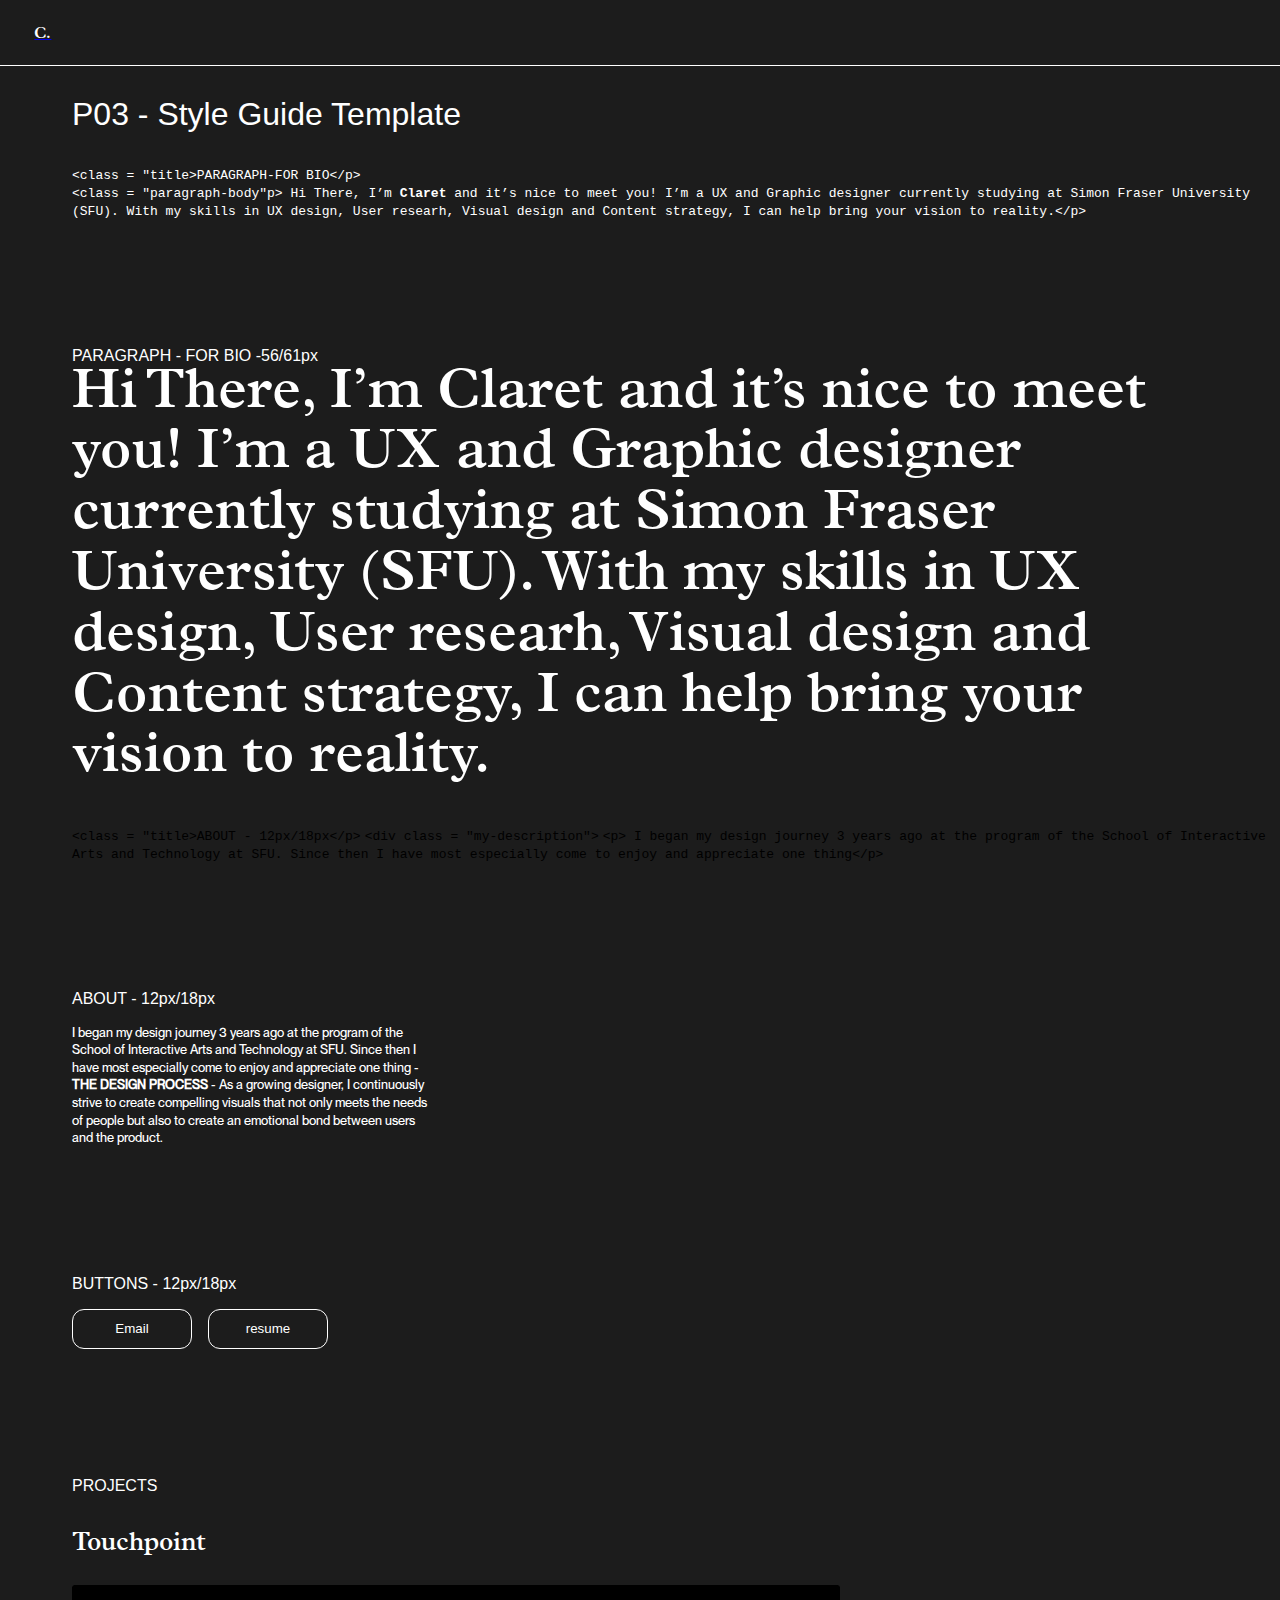
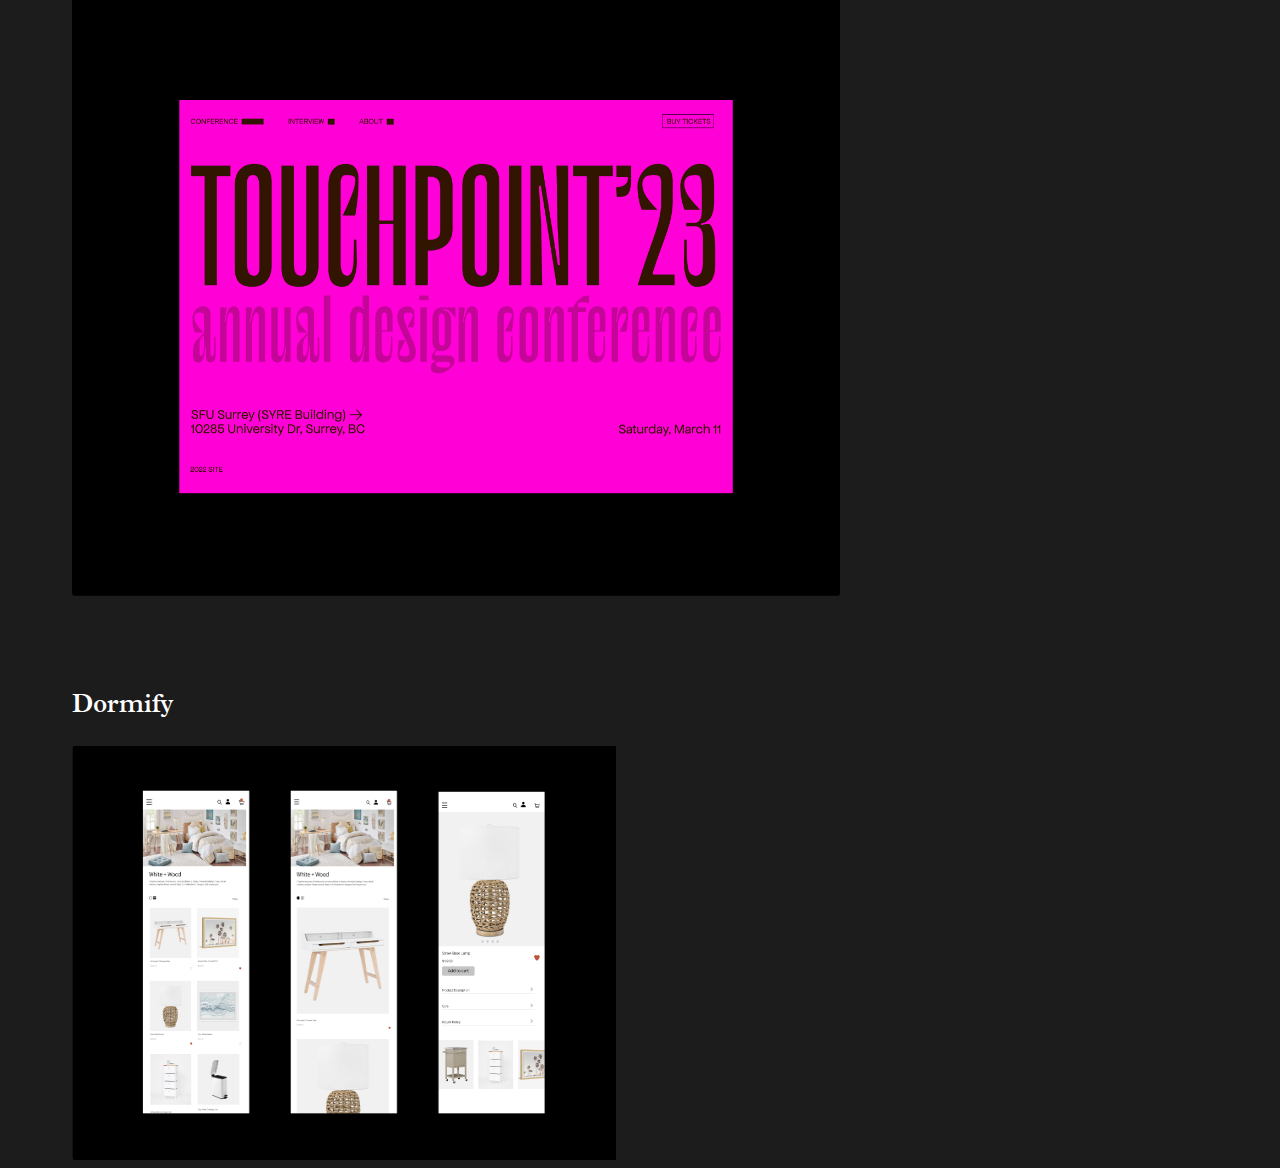
<file: index.html>
<!DOCTYPE html>
<html lang="en">

<head>

    <meta charset="utf-8">
    <meta name="viewport" content="width=device-width, initial-scale=1.0">

    <title>Portfolio style guide</title>

    <!-- css files -->
    <link rel="stylesheet" href="css/main.css">
    <link rel="stylesheet" href="css/fonts.css">
    <link rel="stylesheet" href="css/flexbox.css">

</head>

<body>

    <header>
        <nav class="nav3">
            <div class="wrapper-nav">
                <div class="logo">
                    <a href="main.html" class="logo-link2">
                        <h4 class="logo-c">C.</h4>
                    </a>
                </div>
            </div>
        </nav>

        <section class="wrapper">
            <p class="template-title">P03 - Style Guide Template</p>
        </section>

    </header>

    <section class="wrapper">
        <div class="intro">

            <code class="code-text">&lt;class = "title&gtPARAGRAPH-FOR BIO&lt;/p&gt;</code>
            <br>
            <code
                class="code-text">&lt;class = "paragraph-body"p&gt; Hi There, I’m <b>Claret</b> and it’s nice to meet you! I’m a UX and Graphic
                designer currently studying at Simon Fraser University (SFU). With my skills in UX design, User researh, Visual design and Content strategy, I can help bring your vision to reality.&lt;/p&gt;</code>

            <p class="title">PARAGRAPH - FOR BIO -56/61px </p>
            <h1 class="paragraph-body">
                Hi There, I’m <b>Claret</b> and it’s nice to meet you! I’m a UX and Graphic
                designer currently studying at Simon Fraser University (SFU). With my skills in UX design, User researh,
                Visual design and Content strategy, I can help bring your vision to reality.</h1>

        </div>
    </section>

    <section class="wrapper">
        <div class="about1">
            <code>&lt;class = "title&gt;ABOUT - 12px/18px&lt;/p&gt;</code>
            <code>&lt;div class = "my-description"&gt;</code>
            <code>&lt;p&gt; I began my design journey 3 years ago at the program of the School of Interactive Arts and
                Technology at
                SFU. Since then I have most especially come to enjoy and appreciate one thing&lt;/p&gt;</code>

            <p class="title">ABOUT - 12px/18px</p>
            <div class="my-description">


                <p> I began my design journey 3 years ago at the program of the School of Interactive Arts and
                    Technology at
                    SFU. Since then I have most especially come to enjoy and appreciate one thing - <b>THE DESIGN
                        PROCESS</b> - As
                    a growing designer, I continuously strive to create compelling visuals that not only meets the needs
                    of
                    people but also to create an emotional bond between users and the product.</p>
            </div>
        </div>
    </section>

    <section class="wrapper">
        <div class="buttons">
            <p class="title">BUTTONS - 12px/18px</p>
            <div class="me">
                <a href="mailto:cea29@sfu.ca"><input type="button" value="Email" class="email_btn"></a>
                <a href="img/Resume-tp.pdf"><input type="button" value="resume" class="resume_btn"></a>
            </div>
        </div>
    </section>


    <section class="wrapper">
        <div class="projects">
            <p class="title">PROJECTS</p>
            <div class="container">
                <div class="project-tp">
                    <h3 class="tp-heading">Touchpoint</h3>
                    <a href="touchpoint.html"><img src="img/touchpoint-p.png" class="tp-img"></a>
                </div>
                <!-- end of project-dormify -->
                <!-- beginning of posters -->
                <div class="project-dormify">
                    <h3 class="dormify-heading">Dormify</h3>
                    <a href="dormify.html"><img src="img/drm.png" class="dormify-img"></a>
                </div>
            </div>
        </div>
    </section>
</body>
</file>
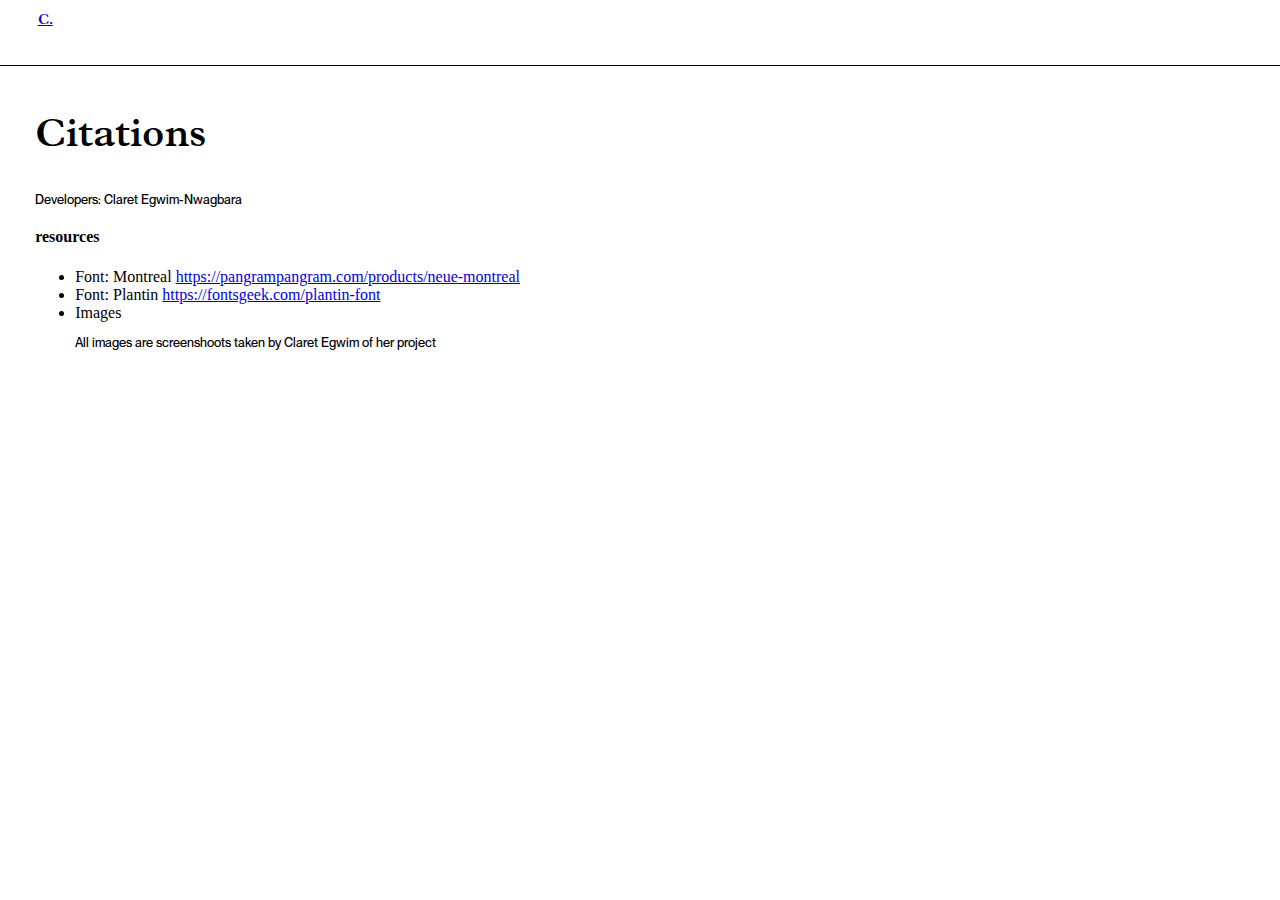
<file: citation.html>
<!DOCTYPE html>
<html lang="en">

<head>

    <meta charset="utf-8">
    <meta name="viewport" content="width=device-width, initial-scale=1.0">

    <title>Portfolio style guide</title>

    <!-- css files -->
    <link rel="stylesheet" href="css/style.css">
    <link rel="stylesheet" href="css/fonts.css">
    <link rel="stylesheet" href="css/flexbox2.css">

</head>

<header>
    <nav class="nav3">
        <div class="wrapper-nav">
            <div class="logo">
                <a href="main.html" class="logo-link2">
                    <h4 class="logo-c">C.</h4>
                </a>
            </div>

            <div class="style">
                <a href="index.html">
                    <h4 class="guide-color">Style guide</h4>
                </a>
            </div>
        </div>

    </nav>
</header>


<div class="wrapper">
    <h2 class="citations">Citations</h2>
    <p> Developers: Claret Egwim-Nwagbara</p>

    <h4>resources</h4>
    <ul>
        <li> Font: Montreal
            <a href="https://pangrampangram.com/products/neue-montreal">
                https://pangrampangram.com/products/neue-montreal
            </a>
        </li>

        <li> Font: Plantin
            <a href="https://fontsgeek.com/plantin-font">
                https://fontsgeek.com/plantin-font
            </a>
        </li>

        <li> Images
            <p>All images are screenshoots taken by Claret Egwim of her project</p>
        </li>
</div>
</file>
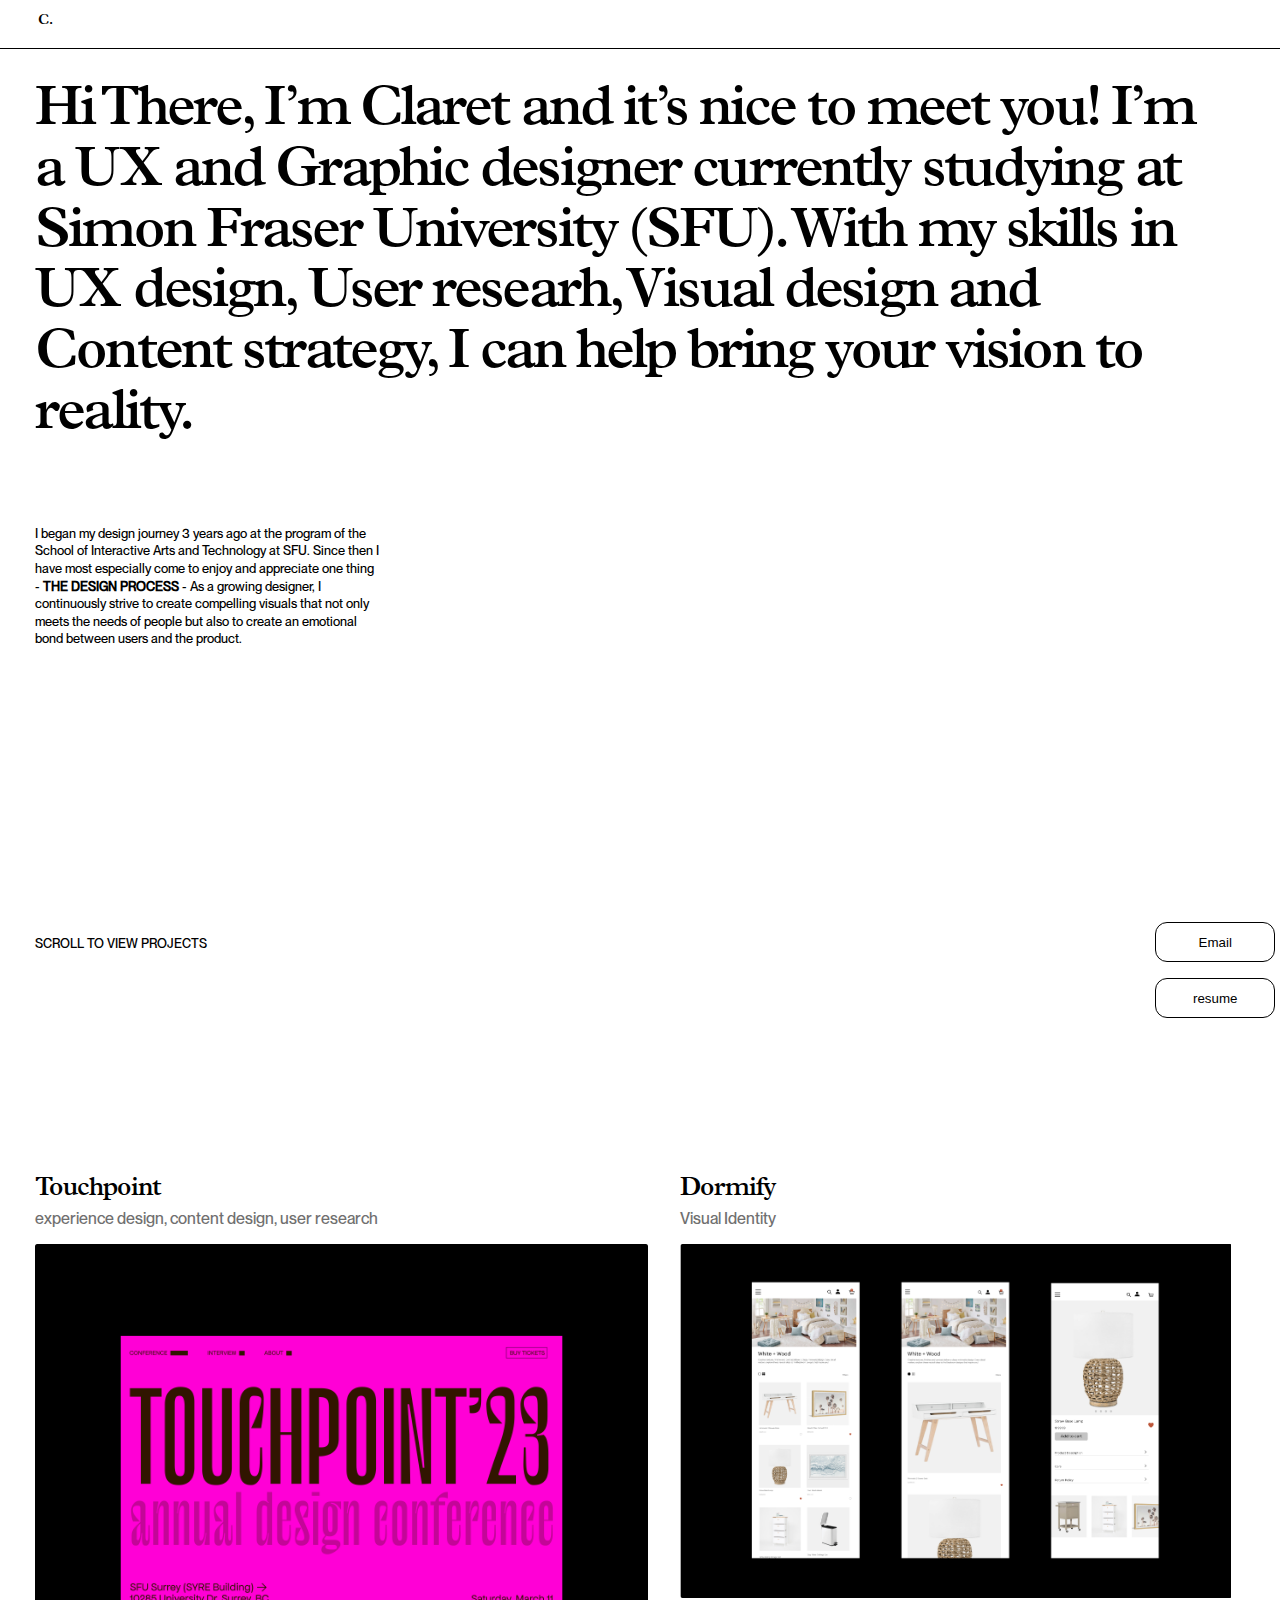
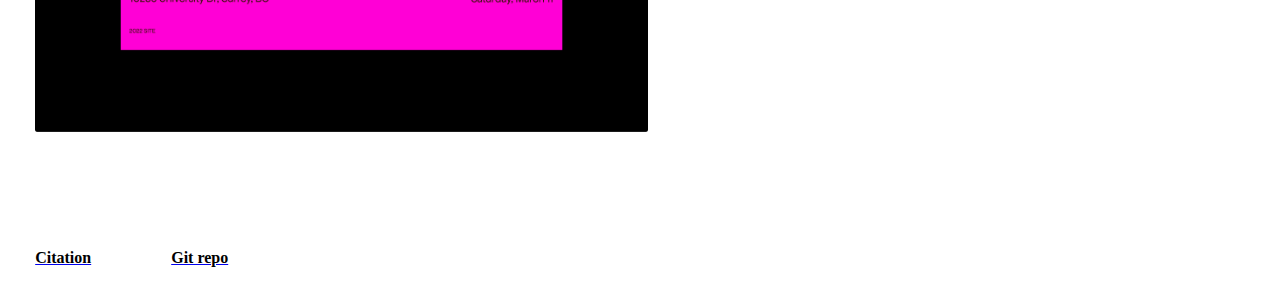
<file: main.html>
<!DOCTYPE html>
<html lang="en">

<head>

    <meta charset="utf-8">
    <meta name="viewport" content="width=device-width, initial-scale=1.0">

    <title>Portfolio style guide</title>

    <!-- css files -->
    <link rel="stylesheet" href="css/style.css">
    <link rel="stylesheet" href="css/fonts.css">
    <link rel="stylesheet" href="css/flexbox2.css">

</head>

<body>

    <header>
        <nav class="wrapper-nav">
            <div class="logo">
                <h4>C.</h4>
            </div>

            <div class="style">
                <a href="index.html">
                    <h4 class="guide-color">Style guide</h4>
                </a>
            </div>

        </nav>


    </header>

    <!-- Header introducing me -->
    <section class="wrapper">
        <div class="my-bio">
            <h1 class="bio-heading">
                Hi There, I’m <b>Claret</b> and it’s nice to meet you! I’m a UX and Graphic
                designer currently studying at Simon Fraser University (SFU). With my skills in UX design, User researh,
                Visual design and Content strategy, I can help bring your vision to reality.
            </h1>
        </div>
    </section>
    <!-- end of header introducing me -->


    <!-- body about me -->
    <section class="wrapper">
        <div class="info">
            <div class="my-description">
                <p> I began my design journey 3 years ago at the program of the School of Interactive Arts and
                    Technology at
                    SFU. Since then I have most especially come to enjoy and appreciate one thing - <b>THE DESIGN
                        PROCESS</b> - As
                    a growing designer, I continuously strive to create compelling visuals that not only meets the needs
                    of
                    people but also to create an emotional bond between users and the product.</p>
            </div>
        </div>
    </section>
    <!-- end of body about me -->

    <!-- Bottom cotent -->
    <section class="wrapper">
        <div class="buttom">

            <div class="scroll-to">
                <p>SCROLL TO VIEW PROJECTS</p>
            </div>

            <div class="me">
                <a href="mailto:cea29@sfu.ca"><input type="button" value="Email" class="email_btn"></a>
                <a href="img/Resume-tp.pdf"><input type="button" value="resume" class="resume_btn"></a>
            </div>
        </div>
    </section>
    <!-- end of bottom content -->


    <section class="wrapper">
        <div class="container">
            <div class="project-tp">
                <h3 class="tp-heading">Touchpoint</h3>
                <p class="tp-logline">experience design, content design, user research </p>
                <a href="tp-process.html"><img src="img/touchpoint-p.png" class="tp-img"></a>
            </div>
            <!-- end of project-dormify -->
            <!-- beginning of posters -->
            <div class="project-dormify">
                <h3 class="dormify-heading">Dormify</h3>
                <p class="dormify-logline">Visual Identity</p>
                <a href="dormify-process.html"><img src="img/drm.png" class="dormify-img"></a>
            </div>
            <!-- end of poster -->
        </div>
        <!-- end of container -->
    </section>
</body>


<footer>
    <div class="wrapper">
        <div class="footer-nav">
            <a href="citation.html">
                <h4 class="citation-color">Citation</h4>
            </a>

            <a href="https://github.com/claret2002/PORTFOLIO-IAT339.git">
                <h4 class="citation-color">Git repo</h4>
            </a>
        </div>
    </div>
</footer>
</file>
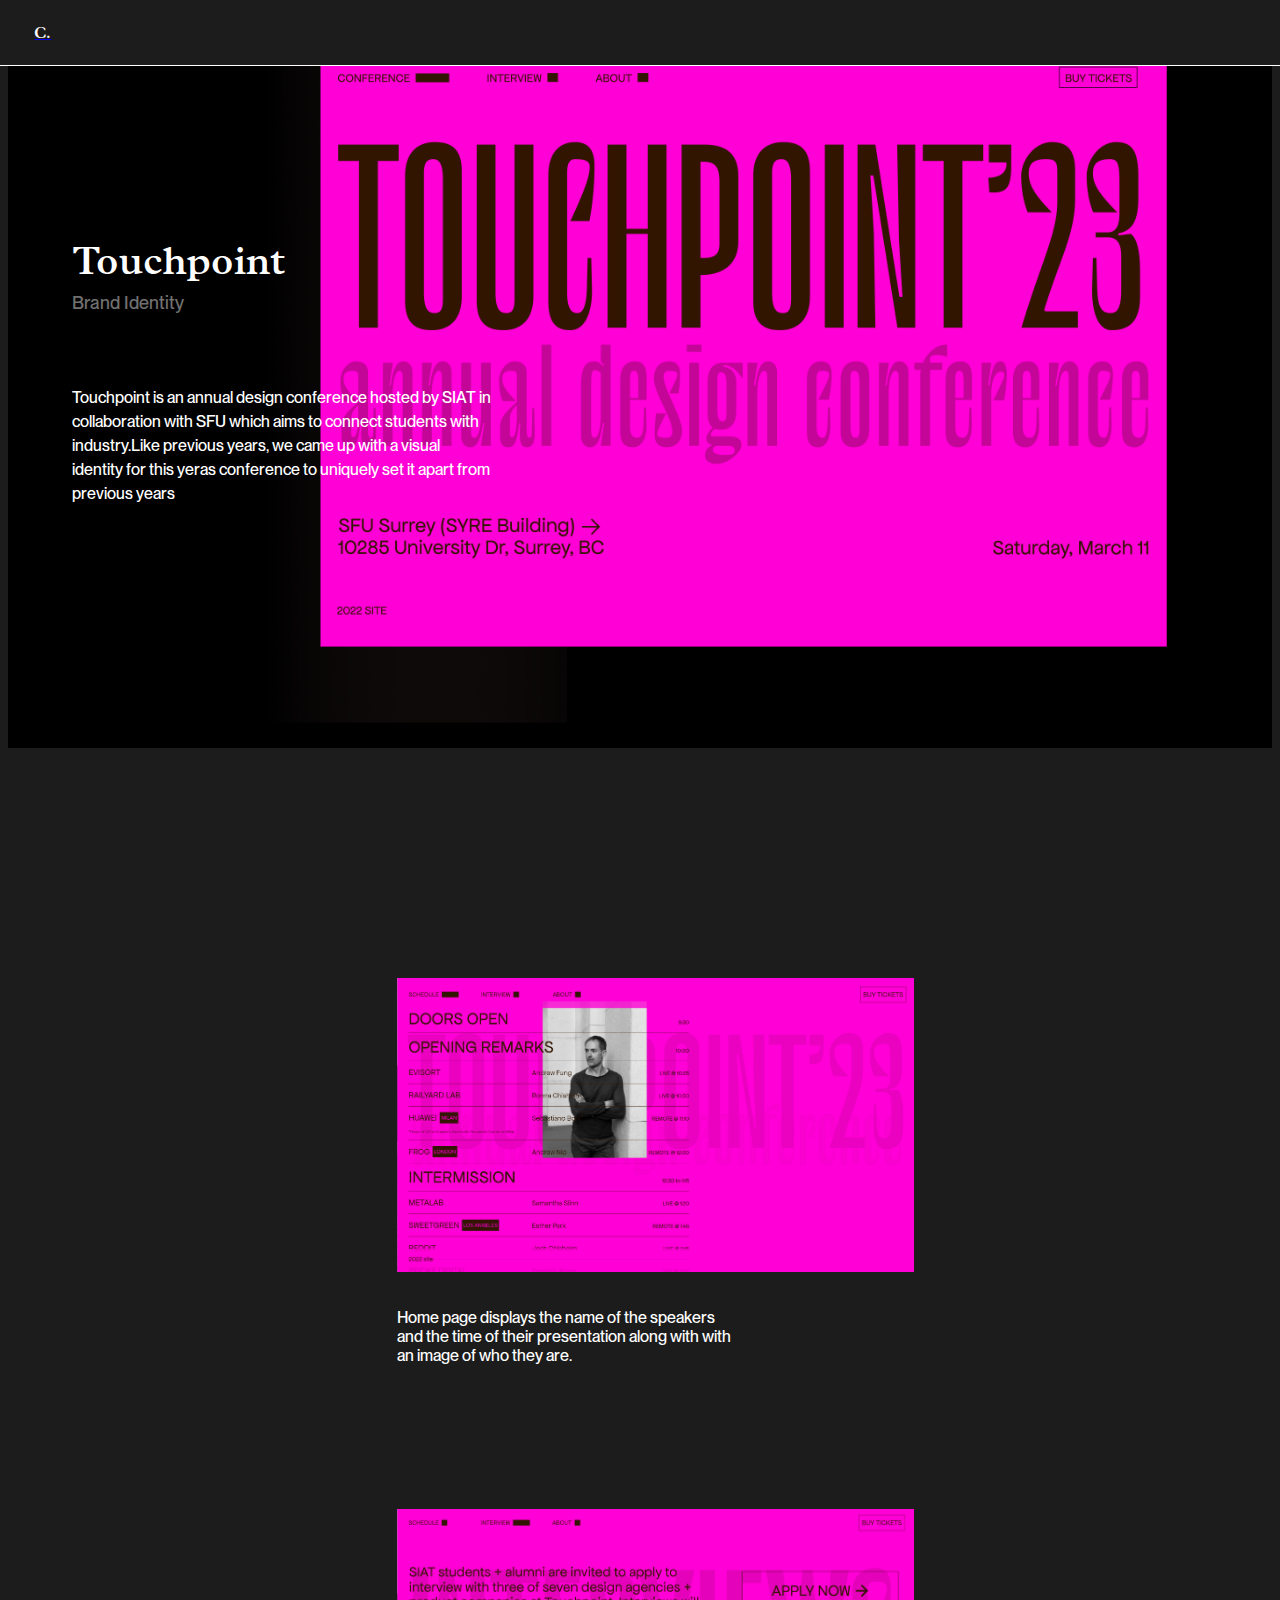
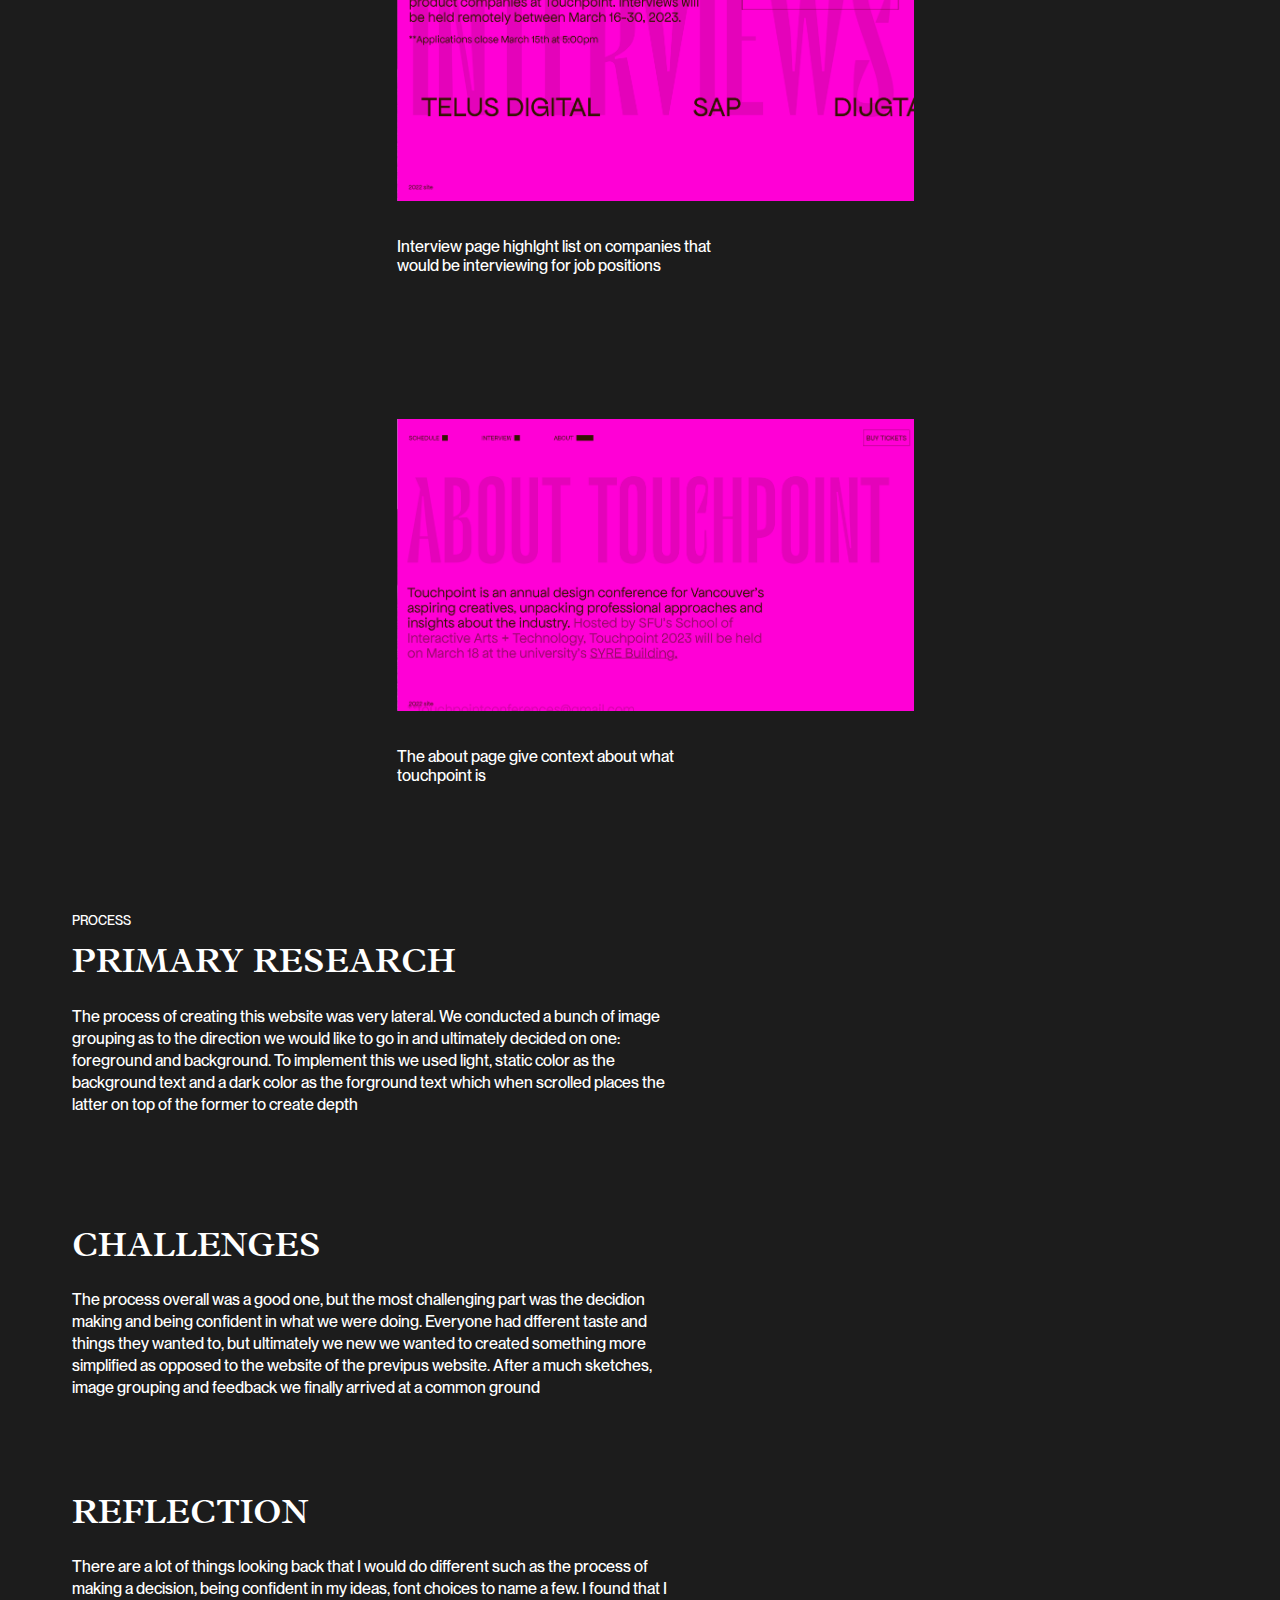
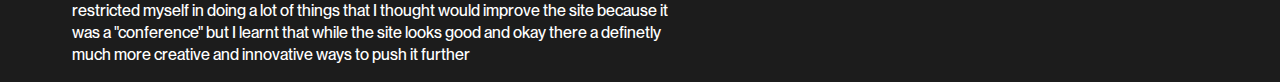
<file: touchpoint.html>
<!DOCTYPE html>
<html lang="en">

<head>

    <meta charset="utf-8">
    <meta name="viewport" content="width=device-width, initial-scale=1.0">

    <title>Claret-Egwim</title>
    <!-- css files -->
    <link rel="stylesheet" href="css/main.css">
    <link rel="stylesheet" href="css/fonts.css">
    <link rel="stylesheet" href="css/flexbox.css">

</head>

<body class>
    <!-- my logo -->
    <header>
        <nav class="nav3">
            <div class="wrapper-nav">
                <div class="logo">
                    <a href="index.html" class="logo-link2">
                        <h4 class="logo-c">C.</h4>
                    </a>
                </div>
            </div>
        </nav>

        <section class="d-heading">
            <div class="dh">
                <img src="img/tp.png" width="1440" height="843" class="tp-hero">
            </div>
        </section>
    </header>

    <section>
        <div class="wrapper">
            <h3 class="dormify-header">Touchpoint</h3>
            <p class="dormify-log">Brand Identity </p>
            <p class="dormify-para">Touchpoint is an annual design conference hosted by SIAT in collaboration with SFU
                which aims to connect students with industry.Like previous years, we came up with a visual identity for
                this yeras conference to uniquely set it apart from previous years
        </div>


        <div class="about2">
            <p class="p-title">Design conference</p>
            <p class="p-title">Spring 2023</p>
        </div>
    </section>

    <section class="content-container">
        <div class="tp-homepage">
            <img src="img/tp-hp.png" alt="theme solution" class="tp-img1" width="1440" height="950">
            <p class="tp-text">Home page displays the name of the speakers and the time of their presentation along with
                with an image of who they are.</p>
        </div>

        <div class="tp-process2">
            <img src="img/tp-interview.png" alt="theme solution" class="tp-img2" width="1440" height="950">
            <p class="tp-text">Interview page highlght list on companies that would be interviewing for job positions
            </p>
        </div>

        <div class="tp-process3">
            <img src="img/tp-about.png" alt="theme solution" class="tp-img3" width="1440" height="950">
            <p class="tp-text">The about page give context about what touchpoint is</p>
        </div>
    </section>

    <section class="wrapper">
        <div class="tp-subheading3">
            <p class="sub-tp">PROCESS</p>
            <h1 class="tp-primaryresearch">PRIMARY RESEARCH</h1>
        </div>
        <p class="tp-para-1">The process of creating this website was very lateral. We conducted a bunch of image
            grouping as to the direction we would like to go in and ultimately decided on one: foreground and
            background. To implement this we used light, static color as the background text and a dark color as the
            forground text which when scrolled places the latter on top of the former to create depth</b></p>
    </section>

    <section class="wrapper">
        <div class="tp-subheading3">
            <!-- <p class="sub-solu3">CHALLENGES</p> -->
            <h1 class="tp-challenges">CHALLENGES</h1>
        </div>
        <p class="tp-para-1">The process overall was a good one, but the most challenging part was the decidion making
            and being confident in what we were doing. Everyone had dfferent taste and things they wanted to, but
            ultimately we new we wanted to created something more simplified as opposed to the website of the previpus
            website. After a much sketches, image grouping and feedback we finally arrived at a common ground</p>
    </section>


    <section class="wrapper">
        <div class="tp-reflection-guide">
            <!-- <p class="sub-solu3">CHALLENGES</p> -->
            <h1 class="tp-reflection-title">REFLECTION</h1>
        </div>
        <p class="tp-para-1">There are a lot of things looking back that I would do different such as the process of
            making a decision, being confident in my ideas, font choices to name a few. I found that I restricted myself
            in doing a lot of things that I thought would improve the site because it was a "conference" but I learnt
            that while the site looks good and okay there a definetly much more creative and innovative ways to push it
            further</p>
    </section>
</body>
</body>
</file>
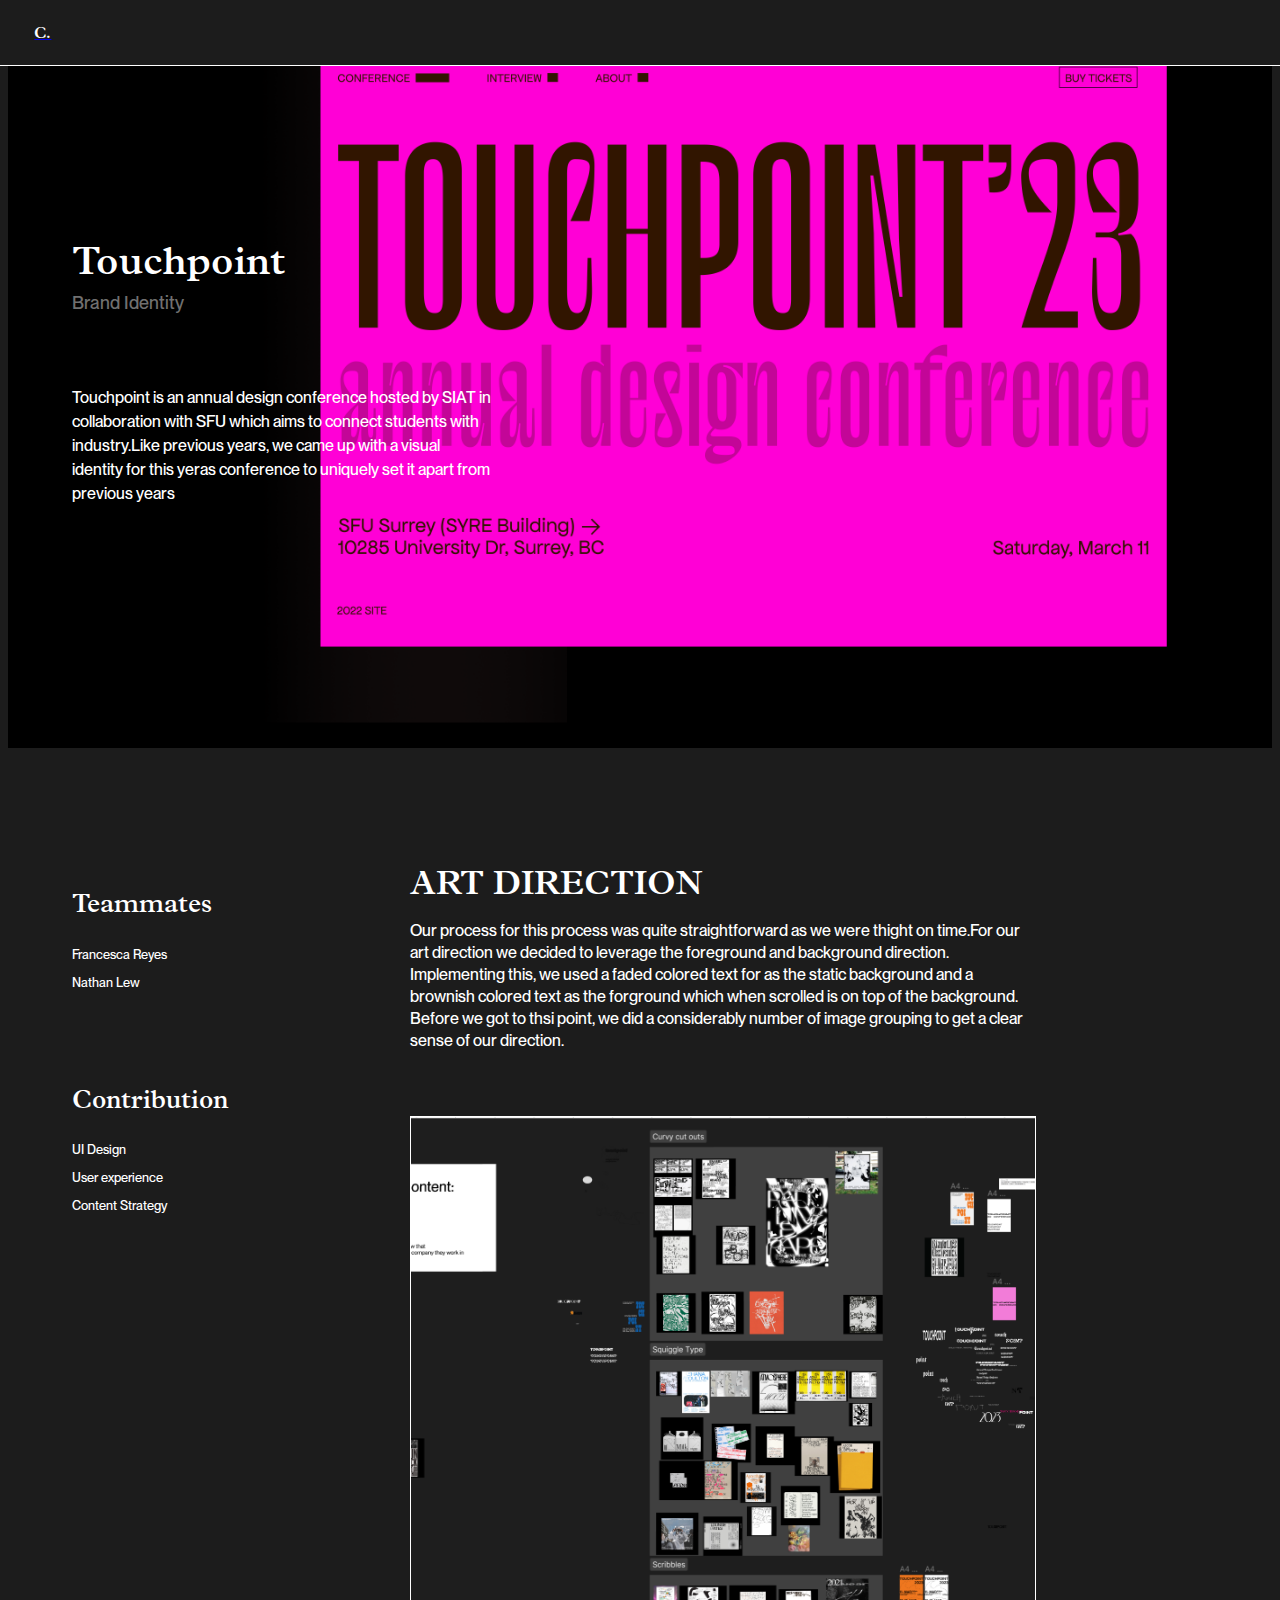
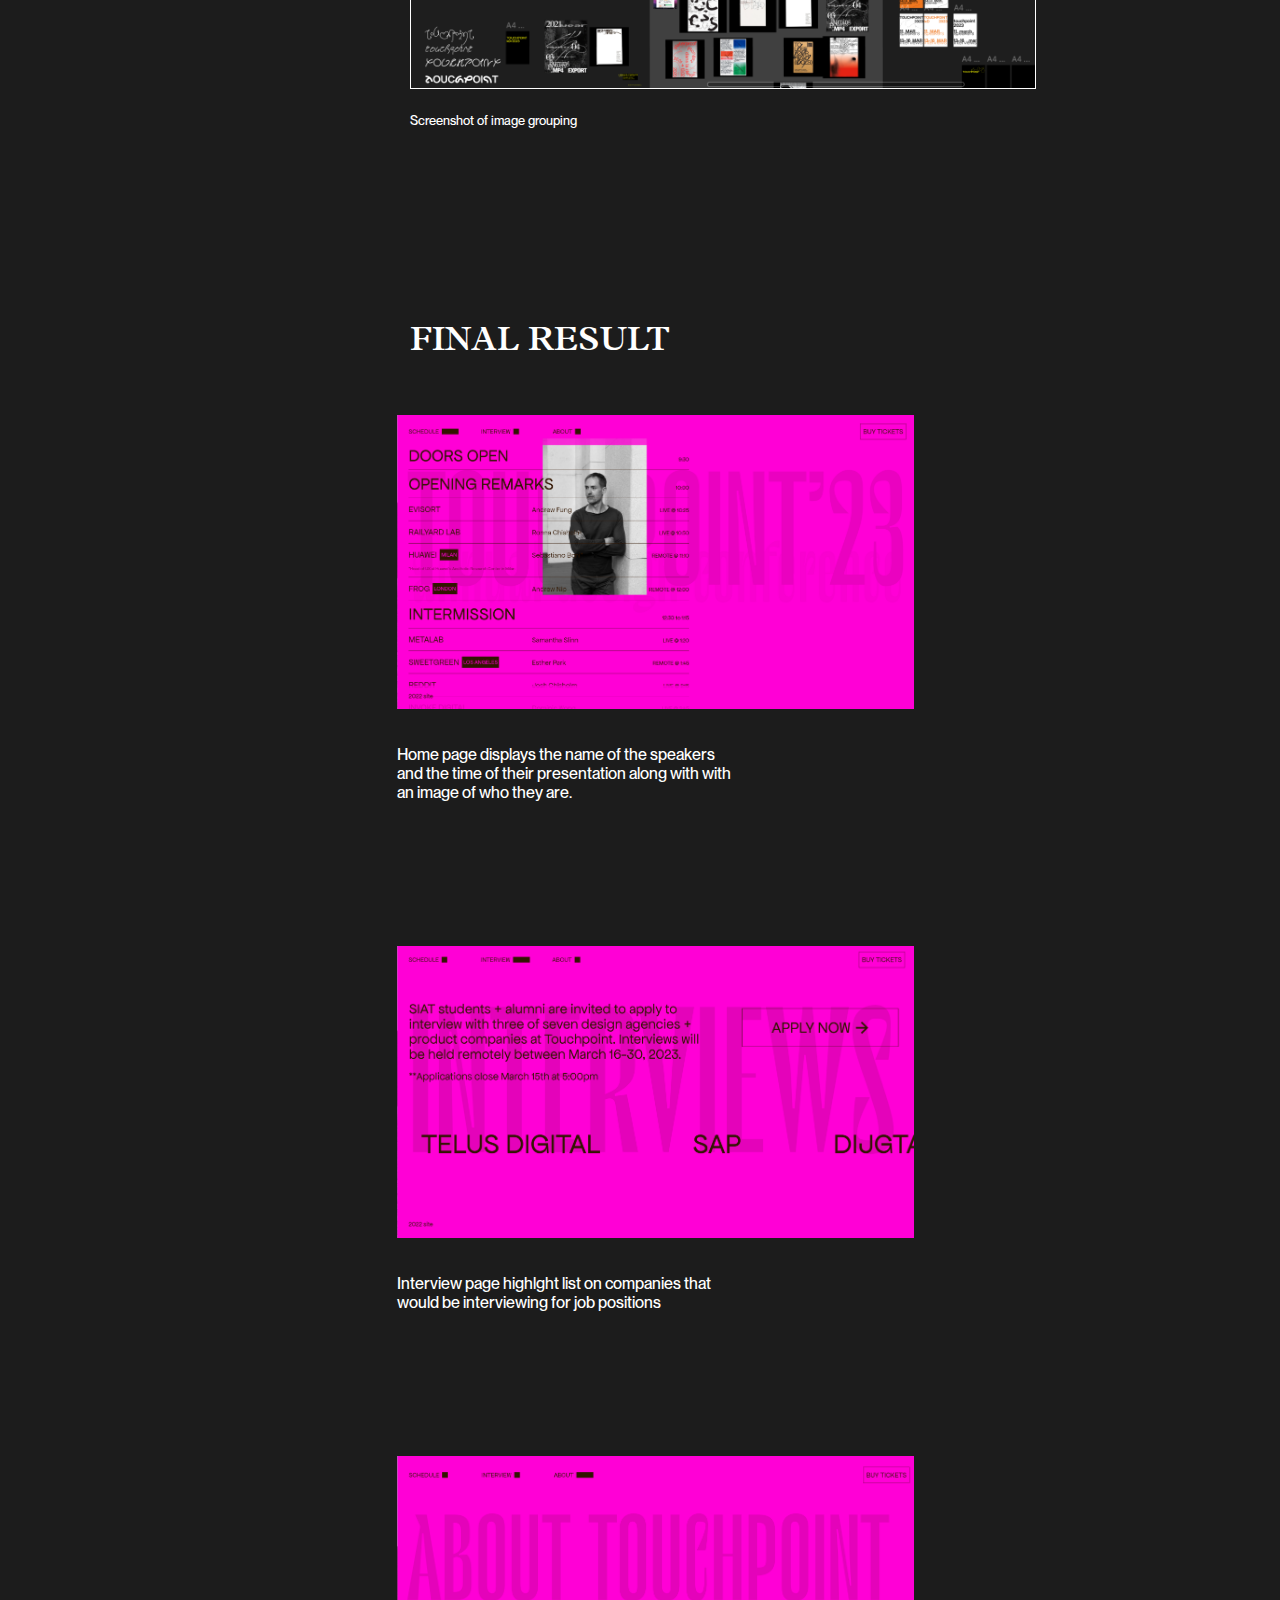
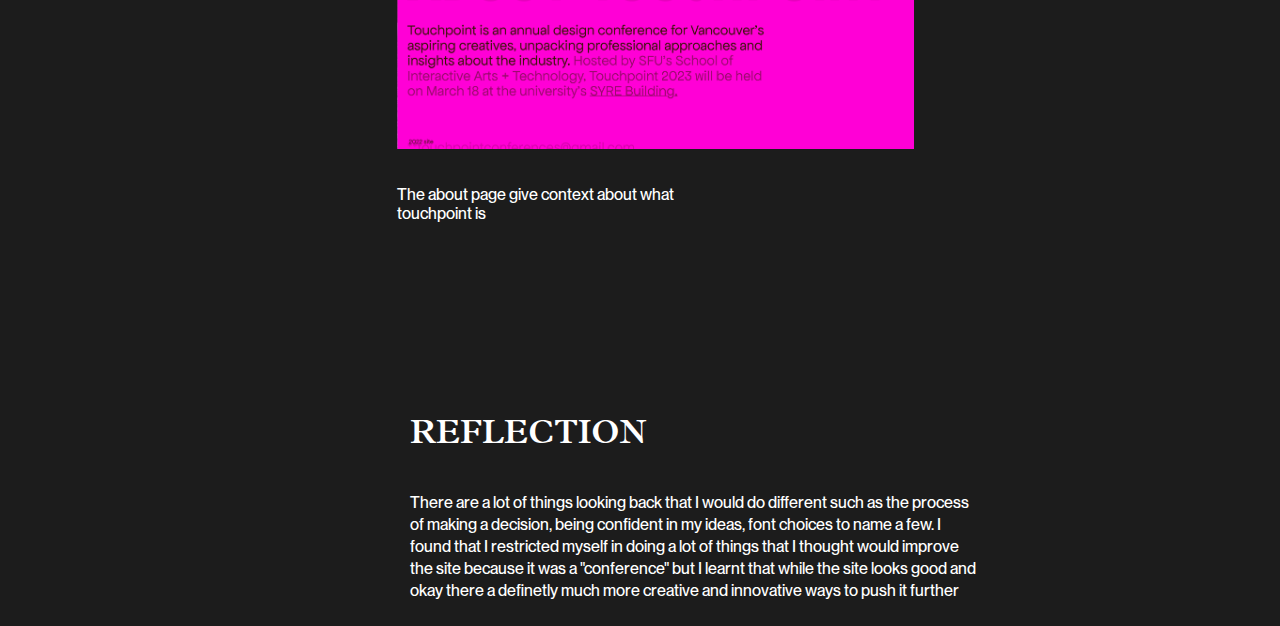
<file: tp-process.html>
<!DOCTYPE html>
<html lang="en">

<head>

    <meta charset="utf-8">
    <meta name="viewport" content="width=device-width, initial-scale=1.0">

    <title>Claret-Egwim</title>
    <!-- css files -->
    <link rel="stylesheet" href="css/main.css">
    <link rel="stylesheet" href="css/fonts.css">
    <link rel="stylesheet" href="css/flexbox2.css">

</head>


<body class>
    <!-- my logo -->
    <header>
        <nav class="nav3">
            <div class="wrapper-nav">
                <div class="logo">
                    <a href="main.html" class="logo-link2">
                        <h4 class="logo-c">C.</h4>
                    </a>
                </div>
            </div>
        </nav>

        <section class="d-heading">
            <div class="dh">
                <img src="img/tp.png" width="1440" height="843" class="tp-hero">
            </div>
        </section>
    </header>

    <section>
        <div class="wrapper">
            <h3 class="touchpoint-header">Touchpoint</h3>
            <p class="touchpoint-log">Brand Identity </p>
            <p class="touchpoint-para">Touchpoint is an annual design conference hosted by SIAT in collaboration with
                SFU
                which aims to connect students with industry.Like previous years, we came up with a visual identity for
                this yeras conference to uniquely set it apart from previous years
        </div>
    </section>

    <section>
        <div class="tp-project-members">
            <div class="teammates">
                <h3 class="mem-team">Teammates</h3>
                <p class="mem">Francesca Reyes</p>
                <p class="mem">Nathan Lew</p>
            </div>
        </div>
    </section>

    <section>
        <div class="project-contribution">
            <div class="teammates">
                <h3 class="mem-team">Contribution</h3>
                <p class="mem">UI Design</p>
                <p class="mem">User experience</p>
                <p class="mem">Content Strategy</p>
            </div>
        </div>
    </section>

    <section class="content-container">
        <div class="content">
            <h1 class="content-heading-tp">ART DIRECTION</h1>
            <p class="para-1">Our process for this process was quite straightforward as we were thight on time.For our
                art
                direction we decided to leverage the foreground and background direction. Implementing this, we used a
                faded colored text for as the static background and a brownish colored text as the forground which when
                scrolled is on top of the background. Before we got to thsi point, we did a considerably number of image
                grouping to get a clear sense of our direction.</p>
            <img src="img/imggroup.png" alt="theme solution" class="img-grouping" width="1440" height="950">
            <p class="caption">Screenshot of image grouping</p>

        </div>
    </section>




    <section class="content-container">
        <h1 class="final-result-heading">FINAL RESULT</h1>
        <div class="tp-process1">
            <img src="img/tp-hp.png" alt="theme solution" class="tp-img1" width="1440" height="950">
            <p class="tp-text">Home page displays the name of the speakers and the time of their presentation along with
                with an image of who they are.</p>
        </div>

        <div class="tp-process2">
            <img src="img/tp-interview.png" alt="theme solution" class="tp-img2" width="1440" height="950">
            <p class="tp-text">Interview page highlght list on companies that would be interviewing for job positions
            </p>
        </div>

        <div class="tp-process3">
            <img src="img/tp-about.png" alt="theme solution" class="tp-img3" width="1440" height="950">
            <p class="tp-text">The about page give context about what touchpoint is</p>
        </div>
    </section>

    <section class="content-container">
        <div class="subheading3">
            <h1 class="tp-reflection">REFLECTION</h1>
        </div>
        <p class="reflection-paragraph">There are a lot of things looking back that I would do different such as the
            process of making a
            decision, being confident in my ideas, font choices to name a few. I found that I restricted myself in doing
            a lot of things that I thought would improve the site because it was a "conference" but I learnt that while
            the site looks good and okay there a definetly much more creative and innovative ways to push it further</p>
    </section>
</body>
</file>
<file: css/main.css>
/* font */

h1 {
    font-family: plan_semibold;
    font-size: 3.5rem;
}

h2 {
    font-family: plan_semibold;
    font-size: 2.5rem;
}

h3 {
    font-family: plan_semibold;
    font-size: 1.6rem;
}

p {
    font-family: montreal;
    font-size: .8rem;
}

/* end of fonts */


/* background color */
body {
    background-color: #1C1C1C;
}

/* end of background color */

/* navigation */
nav {
    position: fixed;
    top: -8px;
    left: -85px;
    padding-left: 3%;
    width: 150%;
    background-color: #1C1C1C;
    font-family: Arial, Helvetica, sans-serif;
    font-size: .7em;
    color: white;
    border: 1px solid white;
}

/* end of navigation */

/* logo */
.logo-c {
    margin-top: 2rem;
    color: white;
    font-family: plan_semibold;
    font-size: 1rem;
    margin-left: 5rem;
}

/*end of logo */

/* pushing content to the left by 4rem  */
.wrapper {
    margin-left: 4rem;
}

.guide-color,
.citation-color {
    color: black;
}

citation-color {
    font-size: 1.5rem;
}

/* Style guide */

.solu-tp {
    color: #7A7A7A;
    font-size: 1rem;
    font-family: montreal;
    margin-top: 23rem;
}


.tp-primaryresearch,
.tp-challenges {
    font-size: 2.1rem;
    color: white;
    margin-top: 1rem;
}

.tp-reflection-title {
    font-size: 2.1rem;
    color: white;
    margin-top: 7rem;
}

.tp-reflection-guide {
    font-size: 2.1rem;
    color: white;
    margin-top: -1rem;
}

.tp-para-1 {
    font-family: montreal;
    line-height: 1.37rem;
    font-size: 1rem;
    max-width: 50%;
    color: white;
}

.tp-subheading3 {
    margin-top: 7rem;
}

.dormify-para-1 {
    font-family: montreal;
    line-height: 1.37rem;
    font-size: 1rem;
    color: white;
    max-width: 55%;

}

.dormify-subheading3 {
    margin-top: 6rem;
}

.dormify-solu-gif {
    margin-top: 10rem;
}

/* end of style guide */


/* project context */
.about {
    margin-left: .4rem;
    margin-top: 9.6rem;
    color: #707070;
}

/* title for both projects */
.dormify-header,
.touchpoint-header {
    color: white;
    margin-top: -32rem;
    font-size: 2.5rem;
}

/* Kind of project */
.dormify-log,
.touchpoint-log {
    color: #707070;
    font-size: 1.125rem;
    margin-top: -2.2rem;
    max-width: 30%;
}

/* About the project */
.dormify-para,
.touchpoint-para {
    color: white;
    font-size: 1rem;
    max-width: 35%;
    min-width: 30%;
    line-height: 1.5rem;
    margin-top: 4.6rem;
}

/* project team members for Dormify */
.project-members {
    margin-top: 12rem;
    color: white;
    margin-left: 4rem;

}

/* Project team members for touchpoint */
.tp-project-members {
    margin-top: 24rem;
    color: white;
    margin-left: 4rem;
}

/* Project contribution */
.project-contribution {
    margin-top: 6rem;
    color: white;
    margin-left: 4rem;

}

.content-heading-tp {
    font-size: 2.1rem;
    color: white;
    margin-top: 5rem;
}

.para-1 {
    font-family: montreal;
    line-height: 1.37rem;
    font-size: 1rem;
    color: white;
}

.tp-reflection,
.dormify-reflection {
    font-size: 2.1rem;
    color: white;
    margin-top: 22rem;
}

.reflection-paragraph {
    font-family: montreal;
    line-height: 1.37rem;
    font-size: 1rem;
    color: white;
}

/* Code for strictly for Touchpoint */
.img-grouping {
    width: 100%;
    height: auto;
    margin-top: 3rem;
    border: .8px solid white;
}

.caption {
    font-size: .8rem;
}

.tp-img {
    display: flex;
    width: 95%;
    height: auto;
}

.tp-hero,
.dormify-hero {
    width: 100%;
    height: auto;
}

.final-result-heading {
    font-size: 2.1rem;
    color: white;
    margin-top: 11rem;
}

.tp-process1 {
    margin-top: -23rem;
}

.tp-img1 {
    width: 90%;
    height: auto;
    margin-left: -8rem;
    margin-top: 25rem;
}

.tp-img2 {
    width: 90%;
    height: auto;
    margin-left: -8rem;
    margin-top: 8rem;
}

.tp-img3 {
    width: 90%;
    height: auto;
    margin-left: -8rem;
    margin-top: 8rem;
}

.tp-text {
    color: white;
    font-size: 1rem;
    font-family: montreal;
    margin-top: 14rem;
    max-width: 60%;
    margin-left: -8rem;
    margin-top: 2rem;
}

.subheading3 {
    margin-top: -11rem;
}

/* code for end of stictly for touchpoint */


/* code for strictly dormify */

.para-2 {
    font-size: 1rem;
}

.para-3 {
    font-family: plan_light;
    font-size: 1.125rem;
    line-height: 1.37rem;
}

.para-4 {
    font-size: .9rem;
    font-family: plan_light;
    margin-left: 18rem;
    color: white;
}

.para-5 {
    font-family: montreal;
    font-size: 1rem;
}

.para-6 {
    margin-top: -.2rem;
    font-size: 1rem;
    line-height: 1.37rem;
}

.para-7 {
    font-size: 1rem;
    padding-left: 2rem;
    padding-top: 2.6rem;
    max-width: 34rem;
}

.content-heading-dormify {
    font-size: 2.1rem;
    color: white;
    margin-top: 1rem;
}

.para-8 {
    font-size: 1rem;
    padding-left: 2rem;
    padding-top: 2.6rem;
    max-width: 34rem;
}

.para-9 {
    font-size: 1rem;
    padding-left: 2rem;
    padding-top: 1rem;
    max-width: 34rem;
}

.para-10 {
    font-size: 1rem;
    margin-top: -1.9rem;
    padding-top: 2.6rem;
    max-width: 34rem;
    color: white;
}

.para-11 {
    font-family: montreal;
    line-height: 1.37rem;
    font-size: 1rem;
    color: black;
    max-width: 75%;

}

.rect,
.rect2,
.rect3 {
    border: 1px solid white;
    border-radius: 10px;
    fill: none;
    width: 39rem;
    max-width: 100%;
    height: 10.5rem;
}

.rect2,
.rect3 {
    margin-top: 2.6rem;
}

.num-rect {
    background-color: white;
    width: 35px;
    height: 24px;
    margin-left: 2rem;
    margin-top: 3rem;
    font-size: 1rem;
    position: fixed;
}

.num {
    color: black;
    margin-left: .4rem;
    position: fixed;
    /* margin-top:.9rem; */
}

.sub-text {
    color: #7A7A7A;
    font-size: 1rem;
    font-family: montreal;
    margin-top: 14rem;
}

.sub-tp {
    color: white;
}

.first-reframe {
    font-size: 2.1rem;
    max-width: 34rem;
    margin-top: .5rem;
    color: white;
}

.hmw {
    font-family: plan_light;
    font-size: 2rem;
    max-width: 70%;
    line-height: 2.4rem;
    color: white;
}

.solu-context {
    color: white;
    margin-top: 5rem;
}


.grey-solu-box {
    background-color: #D9D9D9;
    width: 80%;
    height: 190rem;
    margin-top: -19rem;
    margin-left: 9rem;
}

.solu-dormify {
    color: #7A7A7A;
    font-size: 1rem;
    font-family: montreal;
    margin-top: 23rem;
}

.solu-title {
    font-size: 2.1rem;
    color: white;
    margin-top: 1rem;

}

.reflection-paragraph-dormify {
    font-family: montreal;
    line-height: 1.37rem;
    font-size: 1rem;
    color: white;
}

/* end of code for strictly dormify */










.title {
    font-family: Verdana, Geneva, Tahoma, sans-serif;
    color: white;
    font-size: 1rem;
    margin-top: 8rem;
    margin-bottom: -2.5rem;
}

.title2 {
    font-family: Verdana, Geneva, Tahoma, sans-serif;
    color: white;
    font-size: 1rem;
    margin-top: 11rem;
    margin-bottom: -2.5rem;
}

.template-title {
    font-family: Verdana, Geneva, Tahoma, sans-serif;
    color: white;
    max-width: 100%;
    font-size: 2rem;
    margin-top: 6rem;

}

.my-description {
    color: white;
    margin-top: 3.5rem;
    max-width: 30%;
    line-height: 1.1rem;
}

.paragraph-body,
.paragraph-body2 {
    max-width: 95%;
    color: white;
    line-height: 3.8rem;
}

.me {
    margin-top: 3.5rem;
}


.email_btn,
.resume_btn {
    display: inline-block;
    border-radius: 12px;
    border: .9px solid white;
    height: 3em;
    width: 9em;
    background-color: transparent;
    color: white;
    transition-property: background-color;
    transition-duration: 0.2s;
}

.email_btn:hover,
.resume_btn:hover {
    cursor: pointer;
    background-color: white;
    color: black;
}

.email,
.resume {
    color: white;
}

.dormify-img {
    display: flex;
    width: 34rem;
    height: 25.875rem;
}

.tp-img {
    display: flex;
    width: 48rem;
    height: auto;
}


.plantin {
    color: white;
}



.projects {
    margin-top: 4rem;
}

.project-tp {
    margin-top: 3rem;
}


.img-solu3 {
    width: 120%;
    height: auto;
    margin-left: -3rem;
    margin-top: 8rem;

}

.img-solu4 {
    width: 120%;
    height: auto;
    margin-left: -20rem;
    margin-top: 8rem;
}

.img-solu5 {
    width: 120%;
    height: auto;
    margin-left: -10rem;
    margin-top: 8.5rem;
}

.img-solu6 {
    width: 120%;
    height: auto;
    margin-left: -10rem;
    margin-top: 25rem;
}




.dormify-curated {
    font-size: 2.1rem;
    color: white;
    margin-top: -1rem;
}



.supporting-text {
    color: white;
    font-size: 1rem;
    font-family: montreal;
    margin-top: 14rem;
    max-width: 60%;
    margin-left: 17rem;
    margin-top: 2rem;
}


.tp-heading,
.dormify-heading {
    color: white;
}

.project-dormify {
    margin-top: 3rem;
}


.content {
    color: white;
    margin-top: -27rem;
    max-width: 39rem;
    line-height: 1.5rem;
}

.insight {
    margin-top: 20rem;
}

.content1 {
    color: white;
    margin-top: -15rem;
    max-width: 39rem;
    line-height: 1.5rem;
}



.framing {
    margin-top: -5rem;
}



.content-heading2 {
    font-size: 2.1rem;
    max-width: 34rem;
    margin-top: -.9rem;
    color: black;
}

.t1 {
    width: 46%;
    height: auto;
    margin-left: 0rem;
    margin-top: -6rem;

}

.t2 {
    width: 46%;
    height: auto;
    margin-left: 0rem;
    margin-top: -6rem;
}

.t3 {
    width: 46%;
    height: auto;
    margin-left: 0rem;
    margin-top: -6.5rem;
}

.t4 {
    width: 46%;
    height: auto;
    margin-left: 0rem;
    margin-top: -23rem;
}


.img-solu1 {
    width: 70%;
    height: auto;
    margin-left: 10rem;
    margin-top: 22rem;

}

.img-solu2 {
    width: 89%;
    height: auto;
    margin-left: 6rem;
    margin-top: 22rem;

}

.img-solu3 {
    width: 60%;
    height: auto;
    margin-left: 17rem;
    margin-top: 8rem;

}

.img-solu4 {
    width: 60%;
    height: auto;
    margin-left: 17rem;
    margin-top: 8rem;
}

.img-solu5 {
    width: 60%;
    height: auto;
    margin-left: 17rem;
    margin-top: 8.5rem;
}

.img-solu6 {
    width: 60%;
    height: auto;
    margin-left: 17rem;
    margin-top: 25rem;
}



.code-text {
    color: white;
    max-width: 10%;
    margin-top: 5rem;
}
</file>
<file: css/fonts.css>
@font-face {
    font-family:montreal;
    src: url(../fonts/PPNeueMontreal-Medium.otf);
}

@font-face{
    font-family:plan_semibold;
    src:url(../fonts/Plantin\ Semibold.otf)
}

@font-face{
    font-family:plantin;
    src:url(../fonts/Plantin.ttf)
}

@font-face{
    font-family:plan_ligt;
    src:url(../fonts/Plantin\ Light.otf)
}
</file>
<file: css/flexbox.css>
.me {
    display: flex;
    flex-wrap: wrap;
    justify-content: 95%;
    flex-direction: row;
    gap: 1rem;
}


.about {
    display: flex;
    flex-direction: row;
    gap: 1.6rem;
}

.content-container {
    display: grid;
    grid-template-columns: repeat(22, 18fr);
}

/* .imgsolu3, .img-solu4, .img-solu5, .img-solu6{
    grid-column: 10/23;
} */

.content-heading {
    grid-column: 8/20;
}

.tp-homepage,
.tp-process2,
.tp-process3 {
    grid-column: 10/20;
}

.content {
    grid-column: 4/20;
}



.container {
    display: flex;
    flex-direction: row;
    gap: 1.25rem;
    flex-wrap: wrap;
}
</file>
<file: css/style.css>
h1 {
    font-family: plan_semibold;
    font-size: 3.5rem;
}

h2 {
    font-family: plan_semibold;
    font-size: 2.5rem;
}

h3 {
    font-family: plan_semibold;
    font-size: 1.6rem;
}

p {
    font-family: montreal;
    font-size: .8rem;
}


/* homepage */

.wrapper-nav {
    margin-left: 1.9em;

}

.wrapper {
    margin-left: 1.7em;
}


.bio-heading {
    color: black;
    letter-spacing: -.18rem;
    line-height: 3.8rem;
    max-width: 95%;
    margin-top: 5rem;
}

nav {
    position: fixed;
    top: -8px;
    left: -29px;
    padding-left: 3%;
    width: 110%;
    background-color: white;
    color: black;
    font-family: plan_semibold;
    font-size: .9em;
    border: 1px solid black;

}

body {
    /* background-color: #1C1C1C; */
    background-color: white;
}

.my-description {
    color: black;
    margin-top: 5rem;
    max-width: 28%;
    min-width: 28%;
    line-height: 1.1rem;
}

.scroll-to {
    margin-top: 18rem;
    max-width: 100%;
}

.me {
    margin-top: -2.6rem;
    margin-left: 70rem;
}

.email_btn,
.resume_btn {
    display: inline-block;
    border-radius: 12px;
    border: .9px solid black;
    height: 3em;
    width: 9em;
    background-color: transparent;
    color: black;
    transition-property: background-color;
    transition-duration: 0.2s;
}

.email_btn:hover,
.resume_btn:hover {
    cursor: pointer;
    background-color: black;
    color: white;
}

.email,
.resume {
    color: black;
}

.dormify-img {
    display: flex;
    width: 93%;
    height: auto;
}

.tp-img {
    display: flex;
    width: 95%;
    height: auto;
}

.container {
    margin-top: 6rem;
}

.project-dormify,
.project-tp {
    color: black;
    margin-top: 2.1rem;
}

.dormify-logline,
.tp-logline {
    color: #707070;
    font-size: 1rem;
    /* margin-top:-2.5rem; */
}

.dormify-heading,
.tp-heading {
    margin-bottom: -.7rem;
    letter-spacing: -.05rem;
}

.citations {
    margin-top: 7rem;
}

.citation-color {
    color: black;
    text-decoration: none;
    font-size: 1rem;
}

.footer-nav {
    margin-top: 6rem;
}
</file>
<file: css/flexbox2.css>
.me {
    display: flex;
    flex-wrap: wrap;
    justify-content: 95%;
    flex-direction: row;
    gap: 1rem;
}

.container,
.works {
    display: flex;
    flex-direction: row;
    /* gap: 1rem; */
    /* flex-wrap: wrap; */
}

@media screen and (max-width: 600px) {
    .container {
        flex-wrap: wrap;
    }
}


.about {
    display: flex;
    flex-direction: row;
    gap: 1.6rem;
}


.wrapper-nav {
    display: flex;
    flex-direction: row;
    gap: 82rem;
}

.content-container {
    display: grid;
    grid-template-columns: repeat(22, 18fr);
}


.content,
.insight,
.framing {
    grid-column: 8/21;
}

.content-heading1 {
    grid-column: 8/20;
}

.subheading3 {
    grid-column: 8/20;
}

.content-heading2,
.final-result-heading {
    grid-column: 8/20;
}

.content-heading3 {
    grid-column: 8/20;
}

.reflection-paragraph {
    grid-column: 8/18;
}

.reflection-paragraph-dormify {
    grid-column: 8/18;
}

.solu-context {
    display: grid;
    grid-template-columns: repeat(22, 18fr);
}

.para-11 {
    grid-column: 8/19;
}


.tp-process1,
.tp-process2,
.tp-process3 {
    grid-column: 10/20;
}

.footer-nav {
    display: flex;
    flex-direction: row;
    gap: 5rem;
}
</file>
